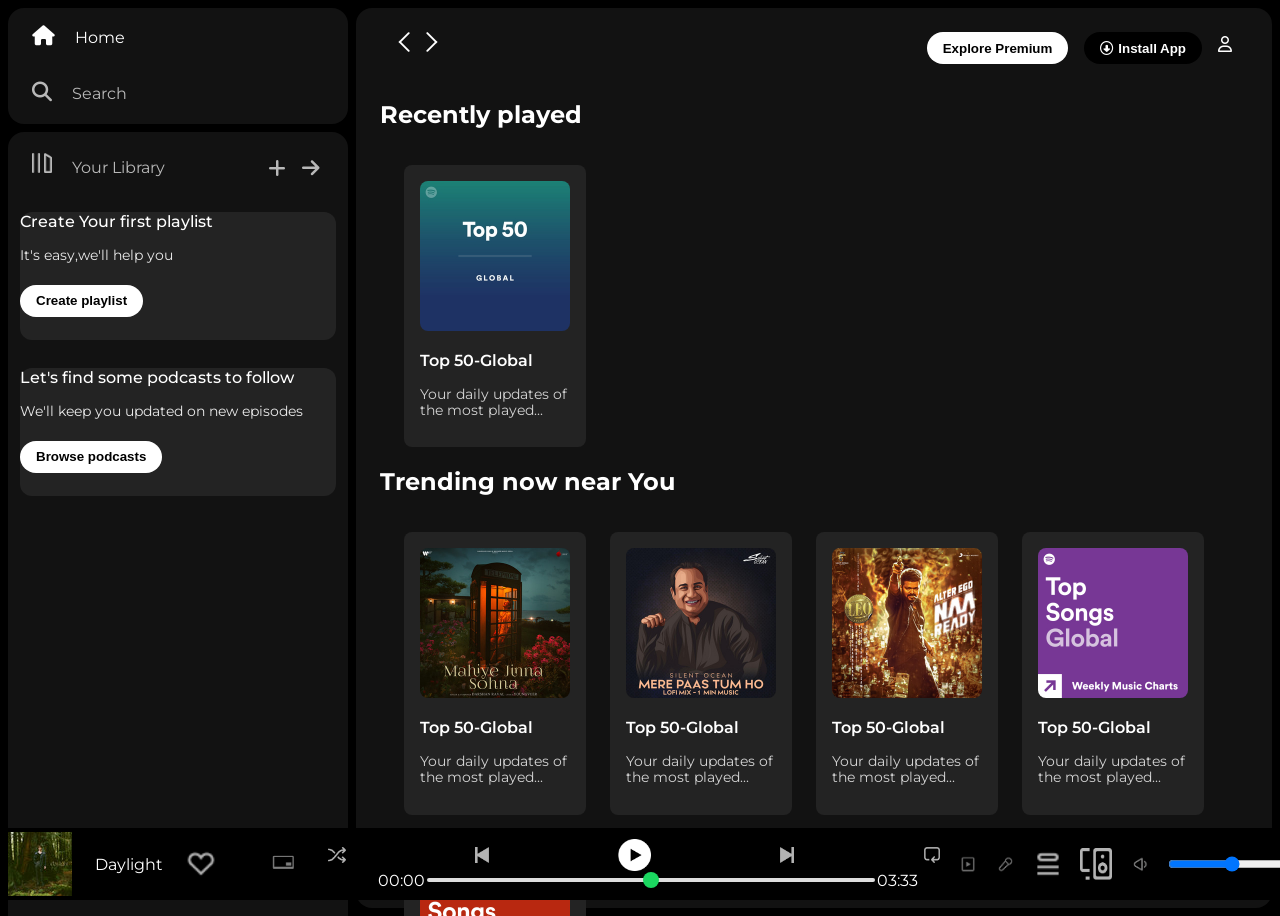
<file: index.html>
<!DOCTYPE html>
<html lang="en">

<head>
    <meta charset="UTF-8">
    <meta name="viewport" content="width=device-width, initial-scale=1.0">
    <title>Spotify -web Player:Music for everyone</title>
    <link rel="icon" href="assets/logo.png">
    <link rel="stylesheet" href="style.css">
    <link rel="stylesheet" href="https://cdnjs.cloudflare.com/ajax/libs/font-awesome/6.5.1/css/all.min.css"
        integrity="sha512-DTOQO9RWCH3ppGqcWaEA1BIZOC6xxalwEsw9c2QQeAIftl+Vegovlnee1c9QX4TctnWMn13TZye+giMm8e2LwA=="
        crossorigin="anonymous" referrerpolicy="no-referrer" />
    <link rel="preconnect" href="https://fonts.googleapis.com">
    <link rel="preconnect" href="https://fonts.gstatic.com" crossorigin>
    <link href="https://fonts.googleapis.com/css2?family=Montserrat:ital,wght@0,100..900;1,100..900&display=swap"
        rel="stylesheet">
</head>

<body>
    <div class="main">
        <div class="sidebar">
            <div class="nav">
                <div class="nav-option" style="opacity: 1;">
                    <i class="fa-solid fa-house"></i>
                    <a href="#">Home</a>
                </div>
                <div class="nav-option">
                    <i class="fa-solid fa-magnifying-glass"></i>
                    <a href="#">Search</a>
                </div>
            </div>
            <div class="library">
                <div class="option">
                    <div class="lib-option nav-option">
                        <img src="assets/library_icon.png">
                        <a href="#">Your Library</a>
                    </div>
                    <div class="icon">
                        <i class="fa-solid fa-plus"></i>
                        <i class="fa-solid fa-arrow-right"></i>
                    </div>
                </div>
                <div class="lib-box">
                    <div class="box">
                        <p class="box-p1">Create Your first playlist</p>
                        <p class="box-p2">It's easy,we'll help you</p>
                        <button class="badge">Create playlist</button>
                    </div>
                    <div class="box">
                        <p class="box-p1">Let's find some podcasts to follow</p>
                        <p class="box-p2">We'll keep you updated on new episodes</p>
                        <button class="badge">Browse podcasts</button>
                    </div>
                </div>
            </div>
        </div>
        <div class="main-content">
            <div class="sticky-nav">
                <div class="sticky-nav-icons">
                    <img src="./assets/backward_icon.png">
                    <img src="./assets/forward_icon.png" class="hide">
                </div>
                <div class="sticky-nav-option">
                    <button class="badge nav-item hide">Explore Premium</button>
                    <button class="badge nav-item dark-badge"><i class="fa-regular fa-circle-down"
                            style="margin-right: 5px;"></i>Install App</button>
                    <i class="fa-regular fa-user nav-item"></i>
                </div>
            </div>

            <h2>Recently played</h2>
            <div class="cards-container">
                <div class="card">
                    <img src="./assets/card1img.jpeg" class="card-img">
                    <p class="card-title">Top 50-Global</p>
                    <p class="card-info">Your daily updates of the most played...</p>
                </div>
            </div>


            <h2>Trending now near You</h2>
            <div class="cards-container">
                <div class="card">
                    <img src="./assets/card2img.jpeg" class="card-img">
                    <p class="card-title">Top 50-Global</p>
                    <p class="card-info">Your daily updates of the most played...</p>
                </div>
                <div class="card">
                    <img src="./assets/card3img.jpeg" class="card-img">
                    <p class="card-title">Top 50-Global</p>
                    <p class="card-info">Your daily updates of the most played...</p>
                </div>
                <div class="card">
                    <img src="./assets/card4img.jpeg" class="card-img">
                    <p class="card-title">Top 50-Global</p>
                    <p class="card-info">Your daily updates of the most played...</p>
                </div>
                <div class="card">
                    <img src="./assets/card5img.jpeg" class="card-img">
                    <p class="card-title">Top 50-Global</p>
                    <p class="card-info">Your daily updates of the most played...</p>
                </div>
                <div class="card">
                    <img src="./assets/card6img.jpeg" class="card-img">
                    <p class="card-title">Top 50-Global</p>
                    <p class="card-info">Your daily updates of the most played...</p>
                </div>
            </div>

            <h2>Featured Charts</h2>
            <div class="cards-container">
                <div class="card">
                    <img src="./assets/card5img.jpeg" class="card-img">
                    <p class="card-title">Top 50-Global</p>
                    <p class="card-info">Your daily updates of the most played...</p>
                </div>
                <div class="card">
                    <img src="./assets/card6img.jpeg" class="card-img">
                    <p class="card-title">Top 20-India</p>
                    <p class="card-info">Your daily updates of the most played...</p>
                </div>
                <div class="card">
                    <img src="./assets/card1img.jpeg" class="card-img">
                    <p class="card-title">Top 50-Global</p>
                    <p class="card-info">Your daily updates of the most played...</p>
                </div>
            </div>
            <div class="footer">
                <div class="line"></div>
            </div>
        </div>
        <div class="music-player">
            <div class="album">
                <div class="album-play">
                    <img src="./assets/album_picture.jpeg">
                    <div><span>Daylight</span></div>
                    <img src="./assets/album_icon1.png" class="album-icon">
                    <img src="./assets/album_icon2.png"class="album-icon">
                </div>
            </div>
            <div class="player">
                <div class="player-control">
                    <img src="./assets/player_icon1.png" class="player-control-icon">
                    <img src="./assets/player_icon2.png" class="player-control-icon">
                    <img src="./assets/player_icon3.png" class="player-control-icon" style="opacity: 1; height: 2rem;">
                    <img src="./assets/player_icon4.png" class="player-control-icon">
                    <img src="./assets/player_icon5.png" class="player-control-icon">
                </div>
                <div class="playback-bar">
                    <span class="curr-time">00:00</span>
                    <input type="range" min="0" max="100" class="progress-bar" step="1">
                    <span class="tot-time">03:33</span>
                </div>
            </div>
            <div class="controls">
                <div class="control-menu">
                    <img src="./assets/controls_icon1.png">
                    <img src="./assets/controld_icon2.png">
                    <img src="./assets/controls_icon3.png">
                    <img src="./assets/controls_icon4.png">
                    <img src="./assets/controls_icon5.png">
                    <input type="range" min="0" max="100">
                </div>
            </div>
        </div>
    </div>
</body>

</html>
</file>
<file: style.css>
body{
    margin: 0;
    background-color: black;
    color: white;
    font-family: "Montserrat", sans-serif;
    overflow: hidden;
}
.main{
    display: flex;
    height: 100vh;
    overflow: auto;
    padding: 0.5rem;
}
.sidebar{
    background-color: black;
    width: 340px;
    border-radius: 1rem;
    margin-right: 0.5rem;
}

.main-content{
    background-color: #121212;
    flex: 1;
    border-radius: 1rem;
    padding: 0 1.5rem 0 1.5rem;
}

.music-player{
    background-color: black;
    position: fixed;
    bottom: 0px;
    width: 100%;
    height: 72px;
}
a{
    text-decoration: none;
    color: white;
}
.nav{
    background-color: #121212;
    border-radius: 1rem;
    display: flex;
    flex-direction: column;
    justify-content: center;
    height: 100px;
    padding: 0.5rem 0.75rem;
}

.nav-option{
    line-height: 2.5rem;
    opacity: 0.7;
    padding: 0.5rem 0.75rem;
}

.nav-option:hover{
    opacity: 0.1;
}

.nav-option i {
    font-size: 1.25rem;
}

.nav-option a{
    font-size: 1rem;
    margin-left: 1rem;
}

.library{
    background-color: #121212;
    border-radius: 1rem;
    height: 100%;
    margin-top: 0.5rem;
    padding: 0.5rem 0.75rem;
}

.option{
    display: flex;
    justify-content:space-between ;
    align-items: center;
}

.lib-option img{
    height: 1.25rem;
    width: 1.25rem;
}

.icon{
    font-size: 1.25rem;
    display: flex;
}

.icon i{
    opacity: 0.7;
    margin-right: 1rem;
}

.icon i:hover{
    opacity: 1;
}

.box{
    height: 8rem;
    background-color: #232323;
    border-radius: 0.75rem;
    margin: 0.75rem 0 1.75rem 0;
    padding: 0.75rem 1srem;
}

.box-p1{
    font-size: 1rem;
    font-weight: 500;
}

.box-p2{
    font-size: 0.85rem;
    opacity: 0.9;
}

.badge{
    background-color: #fff;
    border: none;
    border-radius: 100px;
    padding: 0.25rem 1rem;
    font-weight: 700;
    margin-top: 0.5rem;
    height: 2rem;
    width: fit-content;
}

.dark-badge{
    background-color: #000;
    color: white;
}

.sticky-nav{
    position: sticky;
    top: 0;
    background-color: #121212;
    display: flex;
    justify-content: space-between;
    align-items: center;
    padding: 1rem 0 1rem 0;
    z-index: 10;
}

.sticky-nav-icons{
    margin-left: 0.75rem;
}

.sticky-nav-option{
    display: flex;
    justify-content: center;
    align-items: center;
}

.nav-item{
    margin-right: 1rem;
}

@media (max-width: 1000px) {
    .hide{
        display: none;
    }
}

.card{
    background-color: #232323;
    width: 150px;
    border-radius:0.5rem;
    padding: 1rem;
    margin-left: 1.5rem;
    margin-top: 1rem;
}

.cards-container{
    display: flex;
    flex-wrap: wrap;
}

.card-img{
    width: 100%;
    border-radius:0.5rem;
}

.card-title{
    font-weight: 600;
}

.card-info{
    font-size: 0.85rem;
    opacity: 0.8;
}

.footer{
    height: 300px;
    display: flex;
    align-items: center;
}

.line{
    width: 90%;
    height: 30%;
    border-top: 1px solid white;
    opacity: 0.4;
    justify-content: center;
}

.music-player{
    display: flex;
    justify-content: space-between;
    align-items: center;
}

.album{
    width: 25%;
}

.album-play{
    display: flex;
    justify-content: space-between;
    align-items: center;
    height: 1rem;
}

.album-icon{
    height: 2rem;
    width: 2rem;
    margin-right: 1.75rem;
    opacity: 0.7;
}

.album-icon:hover{
    opacity: 1;
}

.player{
    width: 50%;
}

.player-control{
    display: flex;
    justify-content: space-between;
    align-items: center;
}

.player-control-icon{
    height: 1rem;
    margin-right: 1.75rem;
    opacity: 0.7;
}

.player-control-icon:hover{
    opacity: 1;
}

.playback-bar{
    display: flex;
    justify-content: center;
    align-items: center;
}

.progress-bar{
    width: 70%;
    appearance: none;
    background-color: transparent;
    cursor: pointer;
}

.progress-bar::-webkit-slider-runnable-track {
    background-color: #ddd;
    border-radius: 100px;
    height: 0.2rem;
}

.progress-bar::-webkit-slider-thumb{
    appearance: none;
    height: 1rem;
    width: 1rem;
    background-color: #1bd760;
    border-radius: 50%;
    margin-top: -6px;
}

.controls{
    width: 25%;
}

.control-menu{
    display: flex;
    justify-content: center;
    align-items: center;
}

.control-menu img{
    height: 2rem;
    width: 2rem;
    margin-right: 1rem;
    opacity: 0.7;
}

.control-menu img:hover{
    opacity: 1;
}
</file>
<file: Spotify Clone/style.css>
body{
    margin: 0;
    background-color: black;
    color: white;
    font-family: "Montserrat", sans-serif;
    overflow: hidden;
}
.main{
    display: flex;
    height: 100vh;
    overflow: auto;
    padding: 0.5rem;
}
.sidebar{
    background-color: black;
    width: 340px;
    border-radius: 1rem;
    margin-right: 0.5rem;
}

.main-content{
    background-color: #121212;
    flex: 1;
    border-radius: 1rem;
    padding: 0 1.5rem 0 1.5rem;
}

.music-player{
    background-color: black;
    position: fixed;
    bottom: 0px;
    width: 100%;
    height: 72px;
}
a{
    text-decoration: none;
    color: white;
}
.nav{
    background-color: #121212;
    border-radius: 1rem;
    display: flex;
    flex-direction: column;
    justify-content: center;
    height: 100px;
    padding: 0.5rem 0.75rem;
}

.nav-option{
    line-height: 2.5rem;
    opacity: 0.7;
    padding: 0.5rem 0.75rem;
}

.nav-option:hover{
    opacity: 0.1;
}

.nav-option i {
    font-size: 1.25rem;
}

.nav-option a{
    font-size: 1rem;
    margin-left: 1rem;
}

.library{
    background-color: #121212;
    border-radius: 1rem;
    height: 100%;
    margin-top: 0.5rem;
    padding: 0.5rem 0.75rem;
}

.option{
    display: flex;
    justify-content:space-between ;
    align-items: center;
}

.lib-option img{
    height: 1.25rem;
    width: 1.25rem;
}

.icon{
    font-size: 1.25rem;
    display: flex;
}

.icon i{
    opacity: 0.7;
    margin-right: 1rem;
}

.icon i:hover{
    opacity: 1;
}

.box{
    height: 8rem;
    background-color: #232323;
    border-radius: 0.75rem;
    margin: 0.75rem 0 1.75rem 0;
    padding: 0.75rem 1srem;
}

.box-p1{
    font-size: 1rem;
    font-weight: 500;
}

.box-p2{
    font-size: 0.85rem;
    opacity: 0.9;
}

.badge{
    background-color: #fff;
    border: none;
    border-radius: 100px;
    padding: 0.25rem 1rem;
    font-weight: 700;
    margin-top: 0.5rem;
    height: 2rem;
    width: fit-content;
}

.dark-badge{
    background-color: #000;
    color: white;
}

.sticky-nav{
    position: sticky;
    top: 0;
    background-color: #121212;
    display: flex;
    justify-content: space-between;
    align-items: center;
    padding: 1rem 0 1rem 0;
    z-index: 10;
}

.sticky-nav-icons{
    margin-left: 0.75rem;
}

.sticky-nav-option{
    display: flex;
    justify-content: center;
    align-items: center;
}

.nav-item{
    margin-right: 1rem;
}

@media (max-width: 1000px) {
    .hide{
        display: none;
    }
}

.card{
    background-color: #232323;
    width: 150px;
    border-radius:0.5rem;
    padding: 1rem;
    margin-left: 1.5rem;
    margin-top: 1rem;
}

.cards-container{
    display: flex;
    flex-wrap: wrap;
}

.card-img{
    width: 100%;
    border-radius:0.5rem;
}

.card-title{
    font-weight: 600;
}

.card-info{
    font-size: 0.85rem;
    opacity: 0.8;
}

.footer{
    height: 300px;
    display: flex;
    align-items: center;
}

.line{
    width: 90%;
    height: 30%;
    border-top: 1px solid white;
    opacity: 0.4;
    justify-content: center;
}

.music-player{
    display: flex;
    justify-content: space-between;
    align-items: center;
}

.album{
    width: 25%;
}

.album-play{
    display: flex;
    justify-content: space-between;
    align-items: center;
    height: 1rem;
}

.album-icon{
    height: 2rem;
    width: 2rem;
    margin-right: 1.75rem;
    opacity: 0.7;
}

.album-icon:hover{
    opacity: 1;
}

.player{
    width: 50%;
}

.player-control{
    display: flex;
    justify-content: space-between;
    align-items: center;
}

.player-control-icon{
    height: 1rem;
    margin-right: 1.75rem;
    opacity: 0.7;
}

.player-control-icon:hover{
    opacity: 1;
}

.playback-bar{
    display: flex;
    justify-content: center;
    align-items: center;
}

.progress-bar{
    width: 70%;
    appearance: none;
    background-color: transparent;
    cursor: pointer;
}

.progress-bar::-webkit-slider-runnable-track {
    background-color: #ddd;
    border-radius: 100px;
    height: 0.2rem;
}

.progress-bar::-webkit-slider-thumb{
    appearance: none;
    height: 1rem;
    width: 1rem;
    background-color: #1bd760;
    border-radius: 50%;
    margin-top: -6px;
}

.controls{
    width: 25%;
}

.control-menu{
    display: flex;
    justify-content: center;
    align-items: center;
}

.control-menu img{
    height: 2rem;
    width: 2rem;
    margin-right: 1rem;
    opacity: 0.7;
}

.control-menu img:hover{
    opacity: 1;
}
</file>
